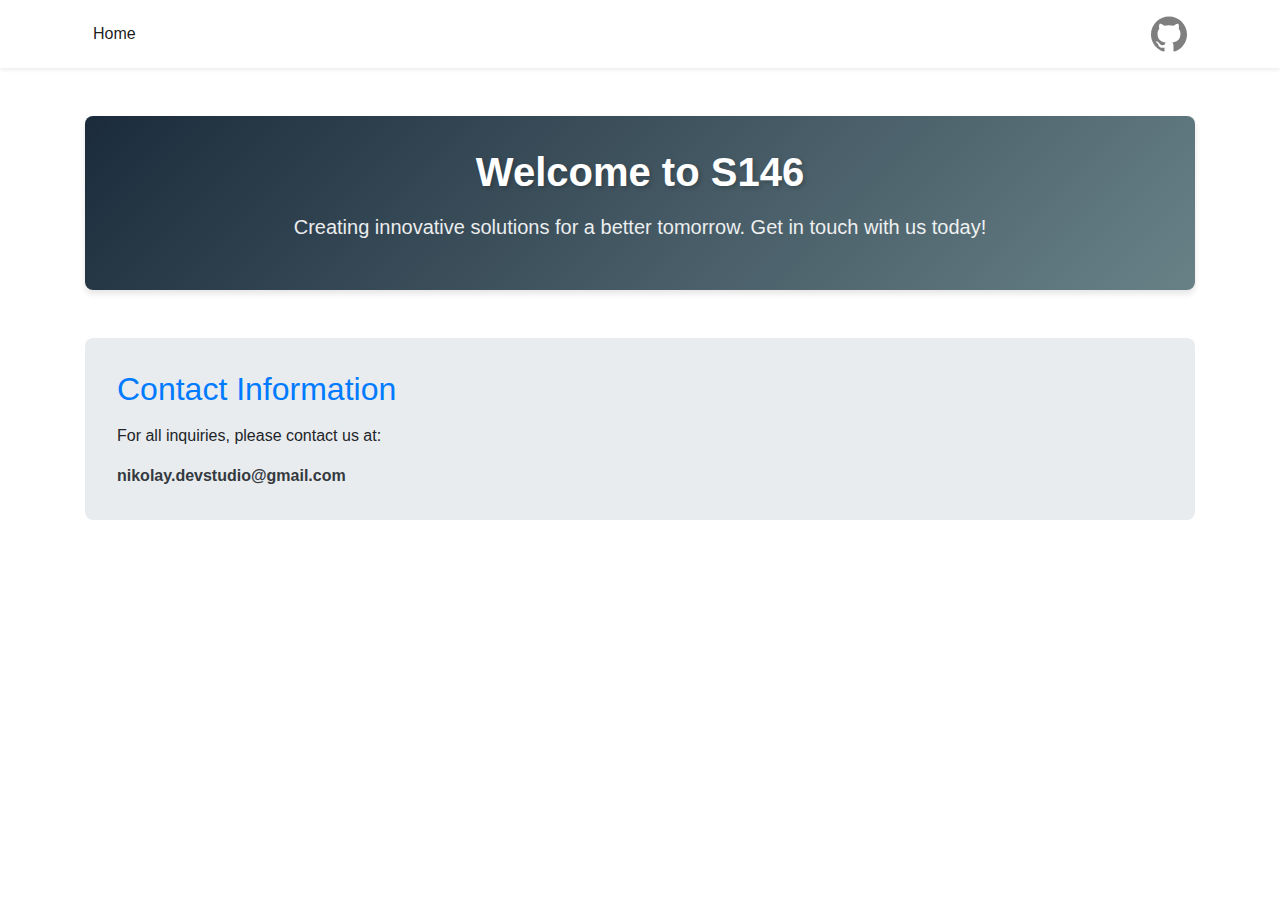
<file: index.html>
<!DOCTYPE html>
<html lang="en">

<head>
  <title>Home | S146</title>
  <meta charset="utf-8">
  <meta name="viewport" content="width=device-width, initial-scale=1, shrink-to-fit=no">
  <link rel="stylesheet" href="css/bootstrap.min.css">
  <link rel="stylesheet" href="css/main.css">
  <style>
    .hero-section {
      background: linear-gradient(135deg, #1b2b3b, #688187);
      color: white;
      padding: 2rem 2rem;
      text-align: center;
      border-radius: 8px;
      margin-bottom: 3rem;
      box-shadow: 0 4px 6px rgba(0, 0, 0, 0.1);
    }

    .hero-section h1 {
      font-size: 2.5rem;
      font-weight: bold;
      margin-bottom: 1rem;
      text-shadow: 2px 2px 4px rgba(0, 0, 0, 0.2);
    }

    .hero-section p {
      font-size: 1.25rem;
      opacity: 0.9;
    }

    .hero-section .decoration {
      width: 50px;
      height: 4px;
      background: white;
      margin: 1rem auto;
      border-radius: 2px;
    }

    .contact-form {
      background: #f8f9fa;
      padding: 2rem;
      border-radius: 8px;
      box-shadow: 0 4px 6px rgba(0, 0, 0, 0.1);
    }

    .contact-info {
      background: #e9ecef;
      padding: 2rem;
      border-radius: 8px;
      margin-top: 2rem;
    }

    .contact-info h2 {
      color: #007bff;
      margin-bottom: 1rem;
    }

    .form-control:focus {
      border-color: #007bff;
      box-shadow: 0 0 0 0.2rem rgba(0, 123, 255, .25);
    }

    .btn-primary {
      background-color: #007bff;
      border-color: #007bff;
    }

    .btn-primary:hover {
      background-color: #0056b3;
      border-color: #0056b3;
    }
  </style>
  <script src="js/jquery-3.5.1.min.js"></script>
  <script src="js/bootstrap.min.js"></script>
  <script>
    function submitForm() {
      event.preventDefault();
      $('#successMessage').removeClass('d-none');
      $('#contactForm')[0].reset();
      setTimeout(function () {
        $('#successMessage').addClass('d-none');
      }, 3000);
    }
  </script>
</head>

<body>

  <nav class="navbar navbar-expand-sm navbar-light shadow-sm mb-3 mb-sm-5">
    <div class="container">

      <a class="navbar-brand d-sm-none" href="#">Home</a>
      <button class="navbar-toggler" type="button" data-toggle="collapse" data-target="#navbarNav"
        aria-controls="navbarNav" aria-expanded="false" aria-label="Toggle navigation">
        <span class="navbar-toggler-icon"></span>
      </button>
      <div class="collapse navbar-collapse" id="navbarNav">
        <ul class="navbar-nav">
          <li class="nav-item active d-none d-sm-flex">
            <a class="nav-link" href="#">Home <span class="sr-only">(current)</span></a>
          </li>
          <li class="nav-item d-sm-none">
            <a class="nav-link" href="https://github.com/Niko-by" target="_blank">GitHub</a>
          </li>
          <li class="nav-item">
            <!-- <a class="nav-link" href="privacy.html">Privacy & Terms</a> -->
          </li>
        </ul>
      </div>

      <ul class="nav navbar-nav navbar-right d-none d-sm-flex">
        <li>
          <a href="https://github.com/Niko-by" class="nav-link" target="_blank">
            <svg xmlns="http://www.w3.org/2000/svg" width="36" height="36" class="navbar-nav-svg"
              viewBox="0 0 512 499.36" role="img">
              <title>GitHub</title>
              <path fill="currentColor" fill-rule="evenodd"
                d="M256 0C114.64 0 0 114.61 0 256c0 113.09 73.34 209 175.08 242.9 12.8 2.35 17.47-5.56 17.47-12.34 0-6.08-.22-22.18-.35-43.54-71.2 15.49-86.2-34.34-86.2-34.34-11.64-29.57-28.42-37.45-28.42-37.45-23.27-15.84 1.73-15.55 1.73-15.55 25.69 1.81 39.21 26.38 39.21 26.38 22.84 39.12 59.92 27.82 74.5 21.27 2.33-16.54 8.94-27.82 16.25-34.22-56.84-6.43-116.6-28.43-116.6-126.49 0-27.95 10-50.8 26.35-68.69-2.63-6.48-11.42-32.5 2.51-67.75 0 0 21.49-6.88 70.4 26.24a242.65 242.65 0 0 1 128.18 0c48.87-33.13 70.33-26.24 70.33-26.24 14 35.25 5.18 61.27 2.55 67.75 16.41 17.9 26.31 40.75 26.31 68.69 0 98.35-59.85 120-116.88 126.32 9.19 7.9 17.38 23.53 17.38 47.41 0 34.22-.31 61.83-.31 70.23 0 6.85 4.61 14.81 17.6 12.31C438.72 464.97 512 369.08 512 256.02 512 114.62 397.37 0 256 0z">
              </path>
            </svg>
          </a>
        </li>
      </ul>

    </div>
  </nav>

  <div class="container">

    <div class="hero-section">
      <h1>Welcome to S146</h1>
      <!-- <div class="decoration"></div> -->
      <p>Creating innovative solutions for a better tomorrow. Get in touch with us today!</p>
    </div>

    <div class="contact-info">
      <h2>Contact Information</h2>
      <p>For all inquiries, please contact us at:</p>
      <a href="mailto:nikolay.devstudio@gmail.com" class="text-dark font-weight-bold">
        nikolay.devstudio@gmail.com
      </a>
    </div>

  </div>

</body>

</html>
</file>
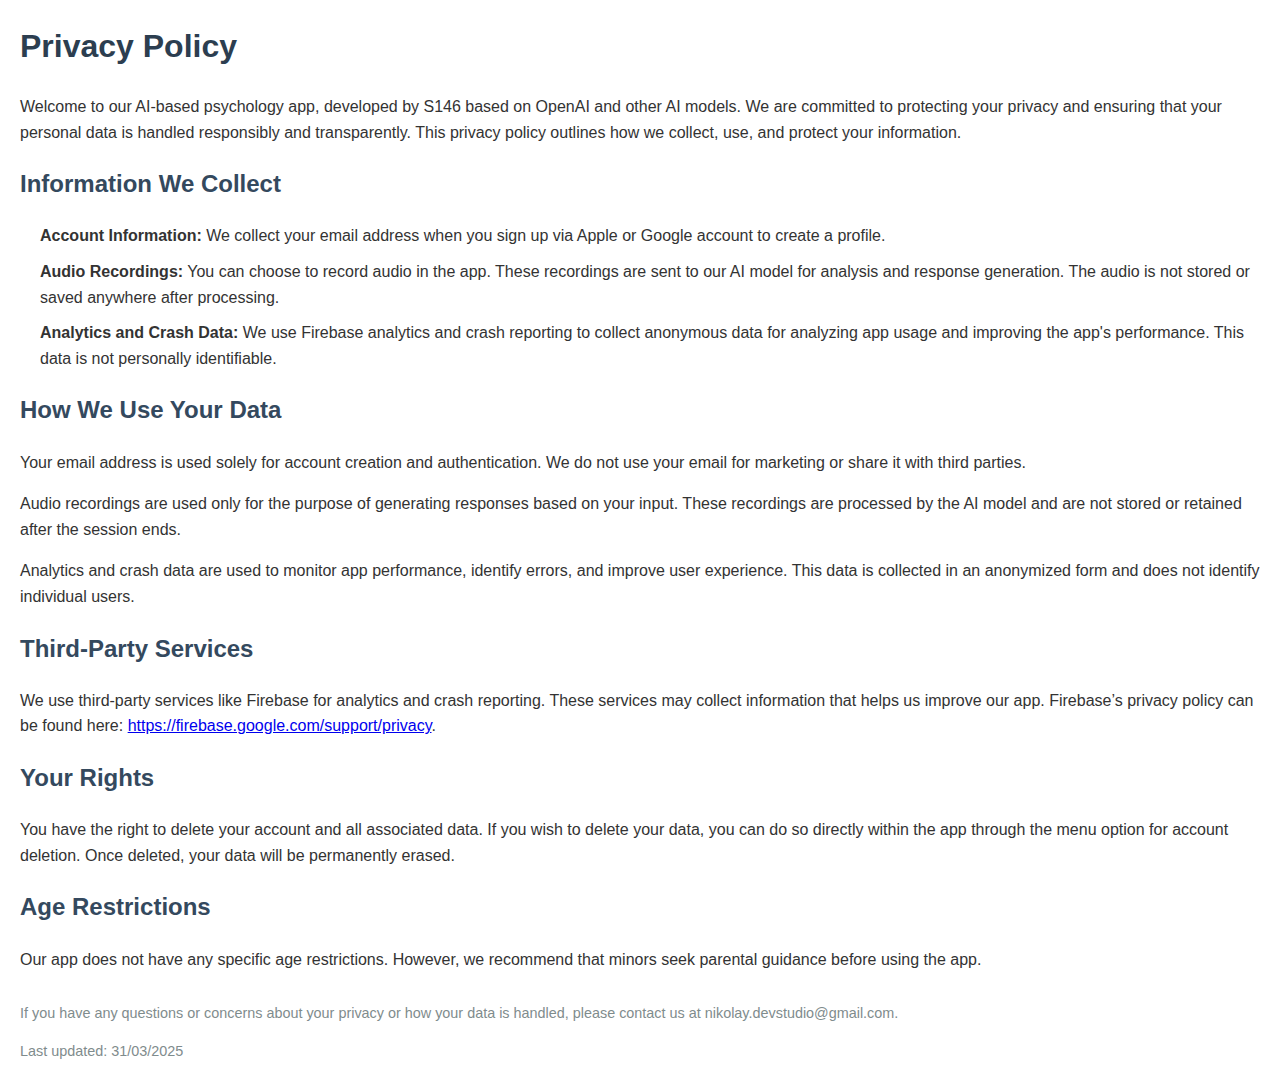
<file: ai-privacy.html>
<!DOCTYPE html>
<html lang="en">

<head>
    <meta charset="UTF-8">
    <meta name="viewport" content="width=device-width, initial-scale=1.0">
    <title>Privacy Policy</title>
    <style>
        body {
            font-family: Arial, sans-serif;
            line-height: 1.6;
            margin: 20px;
            color: #333;
        }

        h1 {
            color: #2c3e50;
        }

        h2 {
            color: #34495e;
        }

        p {
            margin-bottom: 15px;
        }

        ul {
            list-style-type: none;
            padding-left: 20px;
        }

        li {
            margin-bottom: 10px;
        }

        footer {
            margin-top: 30px;
            font-size: 0.9em;
            color: #7f8c8d;
        }
    </style>
</head>

<body>
    <h1>Privacy Policy</h1>

    <p>Welcome to our AI-based psychology app, developed by S146 based on OpenAI and other AI models. We are committed
        to
        protecting
        your privacy and ensuring that your personal data is handled responsibly and transparently. This privacy policy
        outlines how we collect, use, and protect your information.</p>

    <h2>Information We Collect</h2>
    <ul>
        <li><strong>Account Information:</strong> We collect your email address when you sign up via Apple or Google
            account to create a profile.</li>
        <li><strong>Audio Recordings:</strong> You can choose to record audio in the app. These recordings are sent to
            our AI model for analysis and response generation. The audio is not stored or saved anywhere after
            processing.</li>
        <li><strong>Analytics and Crash Data:</strong> We use Firebase analytics and crash reporting to collect
            anonymous data for analyzing app usage and improving the app's performance. This data is not personally
            identifiable.</li>
    </ul>

    <h2>How We Use Your Data</h2>
    <p>Your email address is used solely for account creation and authentication. We do not use your email for marketing
        or share it with third parties.</p>
    <p>Audio recordings are used only for the purpose of generating responses based on your input. These recordings are
        processed by the AI model and are not stored or retained after the session ends.</p>
    <p>Analytics and crash data are used to monitor app performance, identify errors, and improve user experience. This
        data is collected in an anonymized form and does not identify individual users.</p>

    <h2>Third-Party Services</h2>
    <p>We use third-party services like Firebase for analytics and crash reporting. These services may collect
        information that helps us improve our app. Firebase’s privacy policy can be found here: <a
            href="https://firebase.google.com/support/privacy"
            target="_blank">https://firebase.google.com/support/privacy</a>.</p>

    <h2>Your Rights</h2>
    <p>You have the right to delete your account and all associated data. If you wish to delete your data, you can do so
        directly within the app through the menu option for account deletion. Once deleted, your data will be
        permanently erased.</p>

    <h2>Age Restrictions</h2>
    <p>Our app does not have any specific age restrictions. However, we recommend that minors seek parental guidance
        before using the app.</p>


    <footer>
        <p>If you have any questions or concerns about your privacy or how your data is handled, please contact us at
            nikolay.devstudio@gmail.com.</p>
        <p>Last updated: 31/03/2025</p>
    </footer>
</body>

</html>
</file>
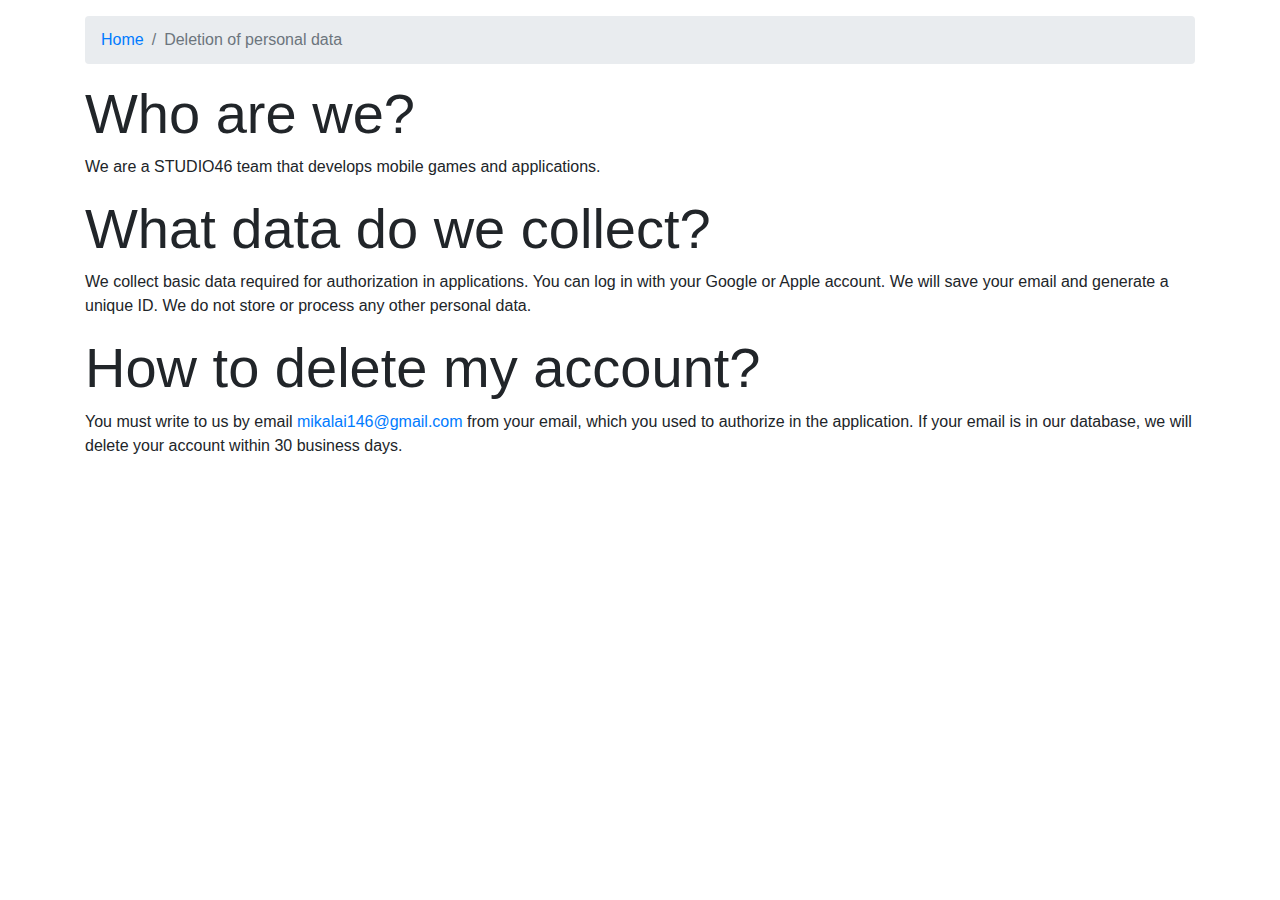
<file: delete.html>
<!DOCTYPE html>
<html lang="en">

<head>
  <title>Deletion of personal data</title>
  <meta charset="utf-8">
  <meta name="viewport" content="width=device-width, initial-scale=1, shrink-to-fit=no">
  <link rel="stylesheet" href="css/bootstrap.min.css">
</head>

<body>
  <div class="container">
    <nav aria-label="breadcrumb" class="my-3">
      <ol class="breadcrumb">
        <li class="breadcrumb-item"><a href="index.html">Home</a></li>
        <li class="breadcrumb-item active" aria-current="page">Deletion of personal data</li>
      </ol>
    </nav>
    <h1 class="display-4">Who are we?</h1>
    <p>We are a STUDIO46 team that develops mobile games and applications.</p>

    <h1 class="display-4">What data do we collect?</h1>
    <p>We collect basic data required for authorization in applications. You can log in with your Google or Apple
      account. We will save your email and generate a unique ID. We do not store or process any other personal data.</p>

    <h1 class="display-4">How to delete my account?</h1>
    <p>You must write to us by email <a href="mailto:mikalai146@gmail.com">mikalai146@gmail.com</a> from your email,
      which you
      used to authorize in the application. If your email is in our database, we will delete your account within 30
      business days.</p>

  </div>
</body>

</html>
</file>
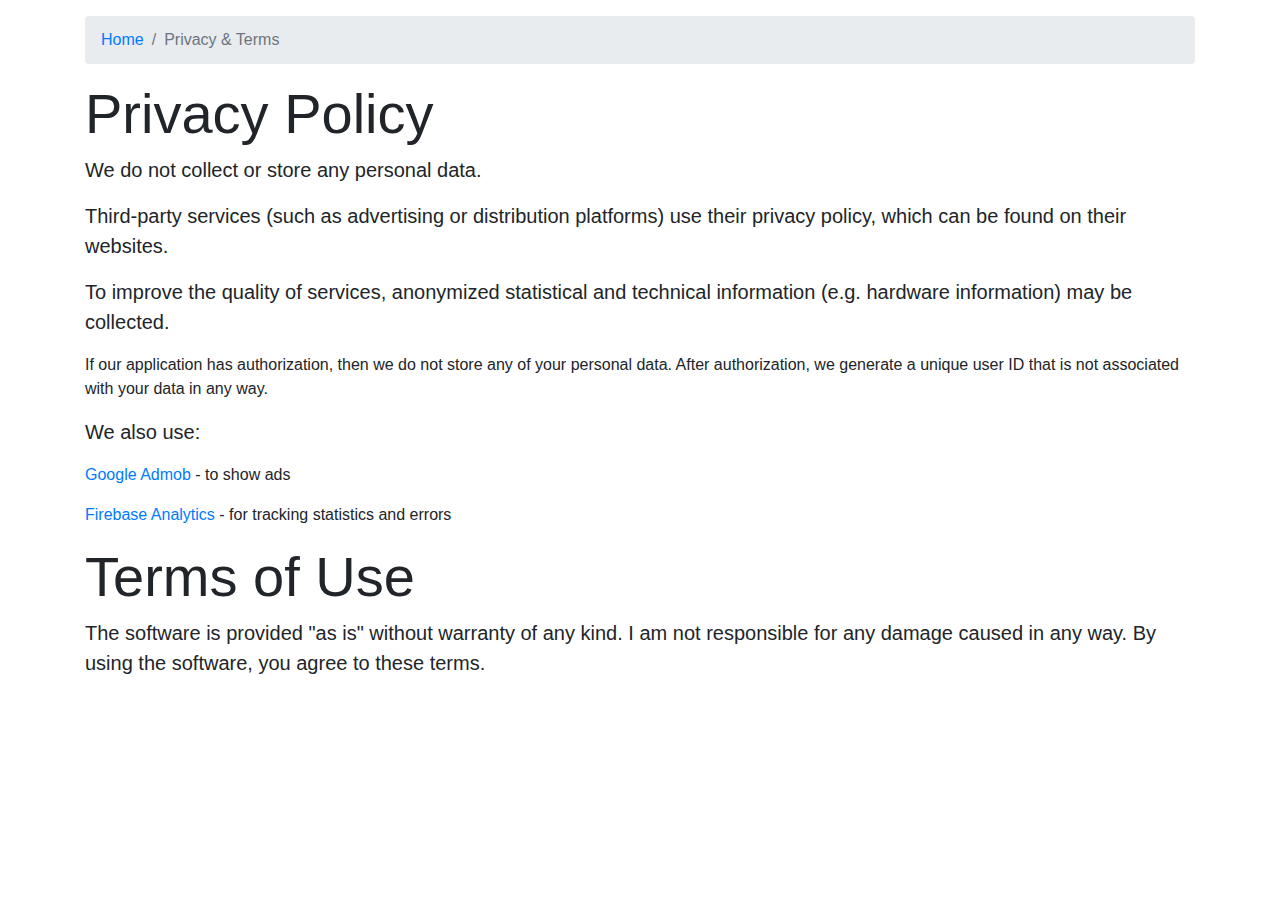
<file: privacy.html>
<!DOCTYPE html>
<html lang="en">

<head>
  <title>Privacy & Terms</title>
  <meta charset="utf-8">
  <meta name="viewport" content="width=device-width, initial-scale=1, shrink-to-fit=no">
  <link rel="stylesheet" href="css/bootstrap.min.css">
</head>

<body>
  <div class="container">
    <nav aria-label="breadcrumb" class="my-3">
      <ol class="breadcrumb">
        <li class="breadcrumb-item"><a href="index.html">Home</a></li>
        <li class="breadcrumb-item active" aria-current="page">Privacy & Terms</li>
      </ol>
    </nav>
    <h1 class="display-4">Privacy Policy</h1>
    <p class="lead">We do not collect or store any personal data.</p>
    <p class="lead">Third-party services (such as advertising or distribution platforms) use their privacy policy, which
      can be found on their websites.</p>
    <p class="lead">To improve the quality of services, anonymized statistical and technical information (e.g. hardware
      information) may be collected.</p>
    <p>If our application has authorization, then we do not store any of your personal data. After authorization, we
      generate a unique user ID that is not associated with your data in any way.</p>
    <p class="lead">We also use:</p>
    <p><a href="https://admob.google.com/" target="_blank">Google Admob</a> - to show ads</p>
    <p><a href="https://firebase.google.com/docs/analytics" target="_blank">Firebase Analytics</a> - for tracking
      statistics and errors
    </p>
    <h1 class="display-4">Terms of Use</h1>
    <p class="lead">The software is provided "as is" without warranty of any kind. I am not responsible for any damage
      caused in any way. By using the software, you agree to these terms.</p>
  </div>
</body>

</html>
</file>
<file: css/main.css>
.footer {
    font-size: .875rem;
    background-color: #f7f7f7;
}

.footer a {
    font-weight: 600;
    color: #495057;
}
</file>
